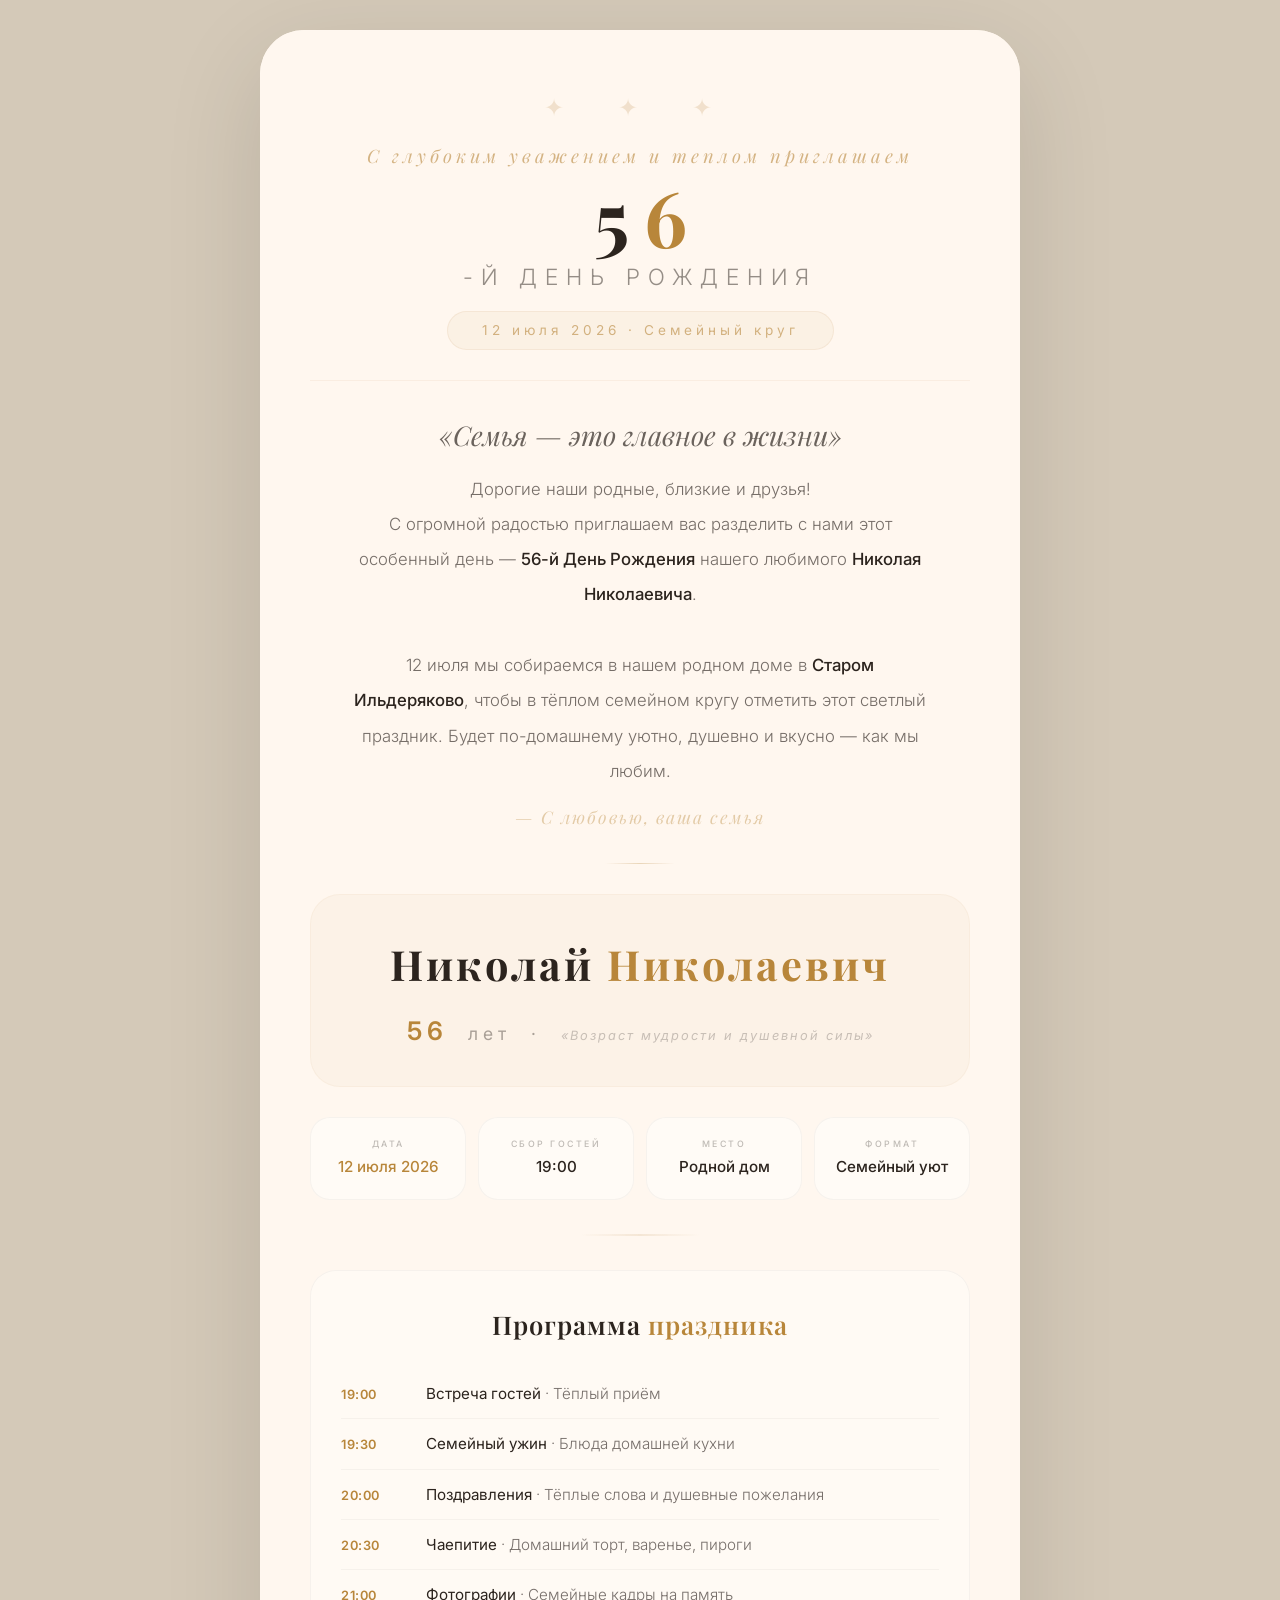
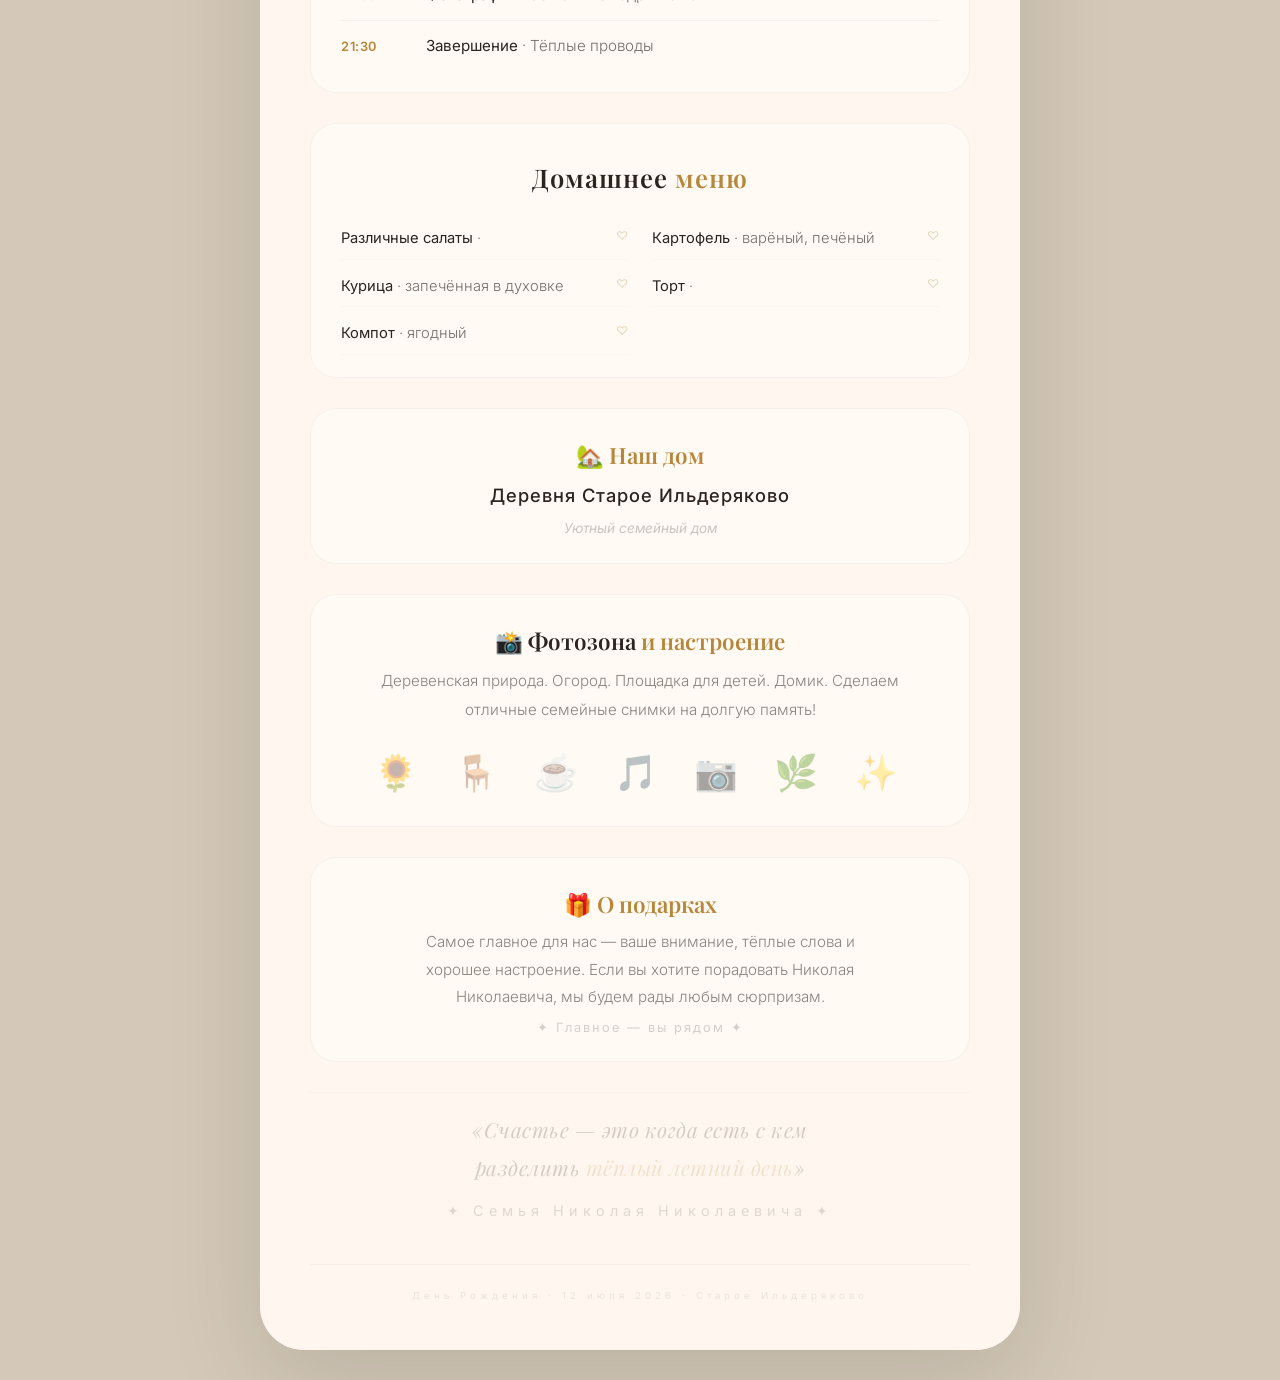
<file: сайт/index.html>
<!DOCTYPE html>
<html lang="ru">
<head>
    <meta charset="UTF-8" />
    <meta name="viewport" content="width=device-width, initial-scale=1.0"/>
    <title>Приглашение на 56-летие · Николай Николаевич</title>
    <link href="https://fonts.googleapis.com/css2?family=Playfair+Display:ital,wght@0,400;0,600;0,700;1,400;1,500&family=Inter:wght@300;400;500;600;700&display=swap" rel="stylesheet"/>
    <style>
        * {
            margin: 0;
            padding: 0;
            box-sizing: border-box;
        }

        body {
            font-family: 'Inter', sans-serif;
            background: #d4c9b8;
            color: #2c241e;
            line-height: 1.8;
            display: flex;
            justify-content: center;
            padding: 30px 16px;
            min-height: 100vh;
        }

        .container {
            max-width: 760px;
            width: 100%;
            background: rgba(255, 248, 240, 0.92);
            backdrop-filter: blur(4px);
            border-radius: 44px;
            padding: 0;
            box-shadow: 0 30px 100px rgba(0, 0, 0, 0.12);
            overflow: hidden;
            position: relative;
        }

        /* Фоновая картинка */
        .container::before {
            content: '';
            position: absolute;
            inset: 0;
            background: url('https://images.unsplash.com/photo-1580587771525-78b9dba3b914?w=800&h=600&fit=crop&crop=center') center/cover no-repeat;
            z-index: 0;
            opacity: 0.25;
            pointer-events: none;
        }

        .content {
            position: relative;
            z-index: 1;
            padding: 56px 50px 46px;
            background: rgba(255, 248, 240, 0.88);
            backdrop-filter: blur(2px);
        }

        .gold { color: #b8863a; }
        .gold-light { color: #c9973e; }
        .muted { color: rgba(44, 36, 30, 0.5); }
        .text-center { text-align: center; }
        .relative { position: relative; z-index: 1; }

        .divider {
            width: 70px;
            height: 1px;
            background: linear-gradient(90deg, transparent, rgba(184, 134, 58, 0.3), transparent);
            margin: 30px auto;
        }

        .divider-thick {
            width: 120px;
            height: 2px;
            background: linear-gradient(90deg, transparent, rgba(184, 134, 58, 0.15), transparent);
            margin: 34px auto;
        }

        /* ===== ШАПКА ===== */
        .header {
            text-align: center;
            position: relative;
            z-index: 1;
            padding-bottom: 30px;
            border-bottom: 1px solid rgba(184, 134, 58, 0.08);
            margin-bottom: 30px;
        }

        .header .ornament {
            font-size: 1.5rem;
            letter-spacing: 24px;
            color: rgba(184, 134, 58, 0.2);
            margin-bottom: 10px;
        }

        .header .pre-title {
            font-family: 'Playfair Display', serif;
            font-style: italic;
            font-size: 1.15rem;
            color: rgba(184, 134, 58, 0.6);
            letter-spacing: 4px;
        }

        .header h1 {
            font-family: 'Playfair Display', serif;
            font-weight: 700;
            font-size: 4.8rem;
            color: #2c241e;
            line-height: 1.05;
            letter-spacing: -1px;
            margin: 4px 0 0;
        }

        .header h1 span { color: #b8863a; }

        .header .sub-title {
            font-size: 1.4rem;
            font-weight: 300;
            color: rgba(44, 36, 30, 0.5);
            letter-spacing: 8px;
            text-transform: uppercase;
        }

        .header .age-badge {
            display: inline-block;
            margin-top: 14px;
            background: rgba(184, 134, 58, 0.06);
            border: 1px solid rgba(184, 134, 58, 0.1);
            border-radius: 60px;
            padding: 6px 34px;
            font-size: 0.85rem;
            color: rgba(184, 134, 58, 0.6);
            letter-spacing: 4px;
        }

        /* ===== ПРИВЕТСТВИЕ ===== */
        .greeting-block {
            position: relative;
            z-index: 1;
            text-align: center;
            margin-bottom: 22px;
        }

        .greeting-block .salute {
            font-family: 'Playfair Display', serif;
            font-style: italic;
            font-size: 1.7rem;
            color: rgba(44, 36, 30, 0.7);
        }

        .greeting-block p {
            font-size: 1.05rem;
            font-weight: 300;
            color: rgba(44, 36, 30, 0.65);
            line-height: 2.1;
            max-width: 580px;
            margin: 12px auto 0;
        }

        .greeting-block p strong {
            color: #2c241e;
            font-weight: 500;
        }

        .greeting-block .signature {
            font-family: 'Playfair Display', serif;
            font-style: italic;
            margin-top: 12px;
            font-size: 1.1rem;
            color: rgba(184, 134, 58, 0.4);
            letter-spacing: 2px;
        }

        /* ===== БЛОК С ИМЕНЕМ ===== */
        .name-block {
            position: relative;
            z-index: 1;
            background: rgba(184, 134, 58, 0.04);
            border-radius: 30px;
            padding: 32px 24px;
            border: 1px solid rgba(184, 134, 58, 0.06);
            margin: 18px 0 30px;
            text-align: center;
        }

        .name-block .full-name {
            font-family: 'Playfair Display', serif;
            font-weight: 700;
            font-size: 2.6rem;
            color: #2c241e;
            letter-spacing: 3px;
        }

        .name-block .full-name span { color: #b8863a; }

        .name-block .age-line {
            font-size: 1.1rem;
            color: rgba(44, 36, 30, 0.4);
            letter-spacing: 5px;
            margin-top: 6px;
        }

        .name-block .age-line strong {
            color: #b8863a;
            font-weight: 600;
            font-size: 1.6rem;
        }

        .name-block .age-line .note {
            font-size: 0.8rem;
            color: rgba(44, 36, 30, 0.25);
            letter-spacing: 2px;
            font-style: italic;
        }

        /* ===== ДЕТАЛИ ===== */
        .details-grid {
            display: grid;
            grid-template-columns: 1fr 1fr 1fr 1fr;
            gap: 12px;
            margin-bottom: 30px;
            position: relative;
            z-index: 1;
        }

        .detail-card {
            background: rgba(255, 255, 255, 0.4);
            border-radius: 20px;
            padding: 18px 8px;
            text-align: center;
            border: 1px solid rgba(44, 36, 30, 0.04);
            transition: border-color 0.3s ease;
        }

        .detail-card:hover {
            border-color: rgba(184, 134, 58, 0.15);
        }

        .detail-card .icon { font-size: 2rem; margin-bottom: 4px; }
        .detail-card .label {
            font-size: 0.55rem;
            text-transform: uppercase;
            letter-spacing: 2.5px;
            color: rgba(44, 36, 30, 0.3);
            font-weight: 500;
        }
        .detail-card .value {
            font-size: 0.95rem;
            font-weight: 500;
            color: #2c241e;
            margin-top: 2px;
        }
        .detail-card .value.gold { color: #b8863a; }

        /* ===== ПРОГРАММА ===== */
        .program-block {
            position: relative;
            z-index: 1;
            background: rgba(255, 255, 255, 0.3);
            border-radius: 26px;
            padding: 30px 30px 22px;
            border: 1px solid rgba(44, 36, 30, 0.04);
            margin-bottom: 30px;
        }

        .program-block h3 {
            font-family: 'Playfair Display', serif;
            font-weight: 600;
            font-size: 1.6rem;
            color: #2c241e;
            text-align: center;
            margin-bottom: 22px;
            letter-spacing: 1px;
        }

        .program-block h3 span { color: #b8863a; }

        .program-item {
            display: flex;
            align-items: baseline;
            padding: 11px 0;
            border-bottom: 1px solid rgba(44, 36, 30, 0.04);
        }

        .program-item:last-child { border-bottom: none; }

        .program-item .time {
            font-size: 0.8rem;
            font-weight: 600;
            color: #b8863a;
            width: 85px;
            flex-shrink: 0;
            letter-spacing: 0.5px;
        }

        .program-item .desc {
            font-size: 0.95rem;
            font-weight: 300;
            color: rgba(44, 36, 30, 0.65);
        }

        .program-item .desc strong { color: #2c241e; font-weight: 400; }

        /* ===== МЕНЮ ===== */
        .menu-block {
            position: relative;
            z-index: 1;
            background: rgba(255, 255, 255, 0.3);
            border-radius: 26px;
            padding: 30px 30px 22px;
            border: 1px solid rgba(44, 36, 30, 0.04);
            margin-bottom: 30px;
        }

        .menu-block h3 {
            font-family: 'Playfair Display', serif;
            font-weight: 600;
            font-size: 1.6rem;
            color: #2c241e;
            text-align: center;
            margin-bottom: 18px;
            letter-spacing: 1px;
        }

        .menu-block h3 span { color: #b8863a; }

        .menu-grid {
            display: grid;
            grid-template-columns: 1fr 1fr;
            gap: 6px 24px;
        }

        .menu-item {
            display: flex;
            justify-content: space-between;
            padding: 7px 0;
            border-bottom: 1px dotted rgba(44, 36, 30, 0.04);
            font-size: 0.92rem;
        }

        .menu-item .dish { color: rgba(44, 36, 30, 0.65); font-weight: 300; }
        .menu-item .dish strong { color: #2c241e; font-weight: 400; }
        .menu-item .note { color: rgba(184, 134, 58, 0.3); font-size: 0.75rem; }

        /* ===== ЛОКАЦИЯ ===== */
        .location-block {
            position: relative;
            z-index: 1;
            background: rgba(255, 255, 255, 0.3);
            border-radius: 26px;
            padding: 26px 30px 22px;
            border: 1px solid rgba(44, 36, 30, 0.04);
            margin-bottom: 30px;
            text-align: center;
        }

        .location-block h3 {
            font-family: 'Playfair Display', serif;
            font-weight: 600;
            font-size: 1.4rem;
            color: #2c241e;
            margin-bottom: 4px;
        }

        .location-block h3 span { color: #b8863a; }

        .location-block .address {
            font-size: 1.15rem;
            color: rgba(44, 36, 30, 0.55);
            font-weight: 300;
            letter-spacing: 1px;
        }

        .location-block .address strong {
            color: #2c241e;
            font-weight: 500;
        }

        .location-block .address-sub {
            font-size: 0.85rem;
            color: rgba(44, 36, 30, 0.25);
            margin-top: 4px;
            font-style: italic;
        }

        /* ===== ФОТОЗОНА ===== */
        .atmosphere-block {
            position: relative;
            z-index: 1;
            background: rgba(255, 255, 255, 0.3);
            border-radius: 26px;
            padding: 26px 30px 22px;
            border: 1px solid rgba(44, 36, 30, 0.04);
            margin-bottom: 30px;
            text-align: center;
        }

        .atmosphere-block h3 {
            font-family: 'Playfair Display', serif;
            font-weight: 600;
            font-size: 1.4rem;
            color: #2c241e;
            margin-bottom: 4px;
        }

        .atmosphere-block h3 span { color: #b8863a; }

        .atmosphere-block p {
            font-size: 0.95rem;
            font-weight: 300;
            color: rgba(44, 36, 30, 0.55);
            max-width: 520px;
            margin: 6px auto 0;
            line-height: 1.9;
        }

        .atmosphere-icons {
            display: flex;
            justify-content: center;
            gap: 28px;
            margin-top: 16px;
            font-size: 2.2rem;
            letter-spacing: 8px;
        }

        .atmosphere-icons span {
            opacity: 0.4;
            transition: opacity 0.3s ease;
        }

        .atmosphere-icons span:hover { opacity: 0.8; }

        /* ===== ПОДАРКИ ===== */
        .gift-block {
            position: relative;
            z-index: 1;
            background: rgba(255, 255, 255, 0.3);
            border-radius: 26px;
            padding: 26px 30px 22px;
            border: 1px solid rgba(44, 36, 30, 0.04);
            margin-bottom: 30px;
            text-align: center;
        }

        .gift-block h3 {
            font-family: 'Playfair Display', serif;
            font-weight: 600;
            font-size: 1.4rem;
            color: #2c241e;
            margin-bottom: 4px;
        }

        .gift-block h3 span { color: #b8863a; }

        .gift-block p {
            font-size: 0.95rem;
            font-weight: 300;
            color: rgba(44, 36, 30, 0.55);
            max-width: 480px;
            margin: 4px auto 0;
            line-height: 1.8;
        }

        .gift-block .gift-hint {
            font-size: 0.8rem;
            color: rgba(44, 36, 30, 0.2);
            margin-top: 6px;
            letter-spacing: 2px;
        }

        /* ===== ЦИТАТА ===== */
        .wishes-block {
            position: relative;
            z-index: 1;
            text-align: center;
            padding: 18px 0 10px;
            border-top: 1px solid rgba(184, 134, 58, 0.06);
            margin-top: 6px;
        }

        .wishes-block .quote {
            font-family: 'Playfair Display', serif;
            font-style: italic;
            font-size: 1.3rem;
            color: rgba(44, 36, 30, 0.2);
            line-height: 1.8;
            letter-spacing: 0.5px;
        }

        .wishes-block .quote span { color: rgba(184, 134, 58, 0.2); }

        .wishes-block .family-sign {
            margin-top: 12px;
            font-size: 0.9rem;
            color: rgba(44, 36, 30, 0.15);
            letter-spacing: 5px;
        }

        /* ===== ФУТЕР ===== */
        .footer {
            position: relative;
            z-index: 1;
            text-align: center;
            margin-top: 30px;
            padding-top: 22px;
            border-top: 1px solid rgba(44, 36, 30, 0.04);
        }

        .footer .copy {
            font-size: 0.6rem;
            color: rgba(44, 36, 30, 0.1);
            letter-spacing: 4px;
        }

        /* ===== АДАПТИВ ===== */
        @media (max-width: 640px) {
            .content {
                padding: 28px 18px 24px;
                border-radius: 28px;
            }

            .header h1 { font-size: 3.2rem; }
            .header .sub-title { font-size: 0.95rem; letter-spacing: 4px; }

            .details-grid {
                grid-template-columns: 1fr 1fr;
                gap: 8px;
            }

            .name-block .full-name { font-size: 1.9rem; }

            .program-block { padding: 20px 16px 14px; }
            .program-item { flex-direction: column; padding: 10px 0; }
            .program-item .time { width: 100%; margin-bottom: 2px; }

            .menu-grid { grid-template-columns: 1fr; }

            .menu-block { padding: 20px 16px 16px; }
            .location-block { padding: 20px 16px 16px; }
            .atmosphere-block { padding: 20px 16px 16px; }
            .gift-block { padding: 20px 16px 16px; }

            .greeting-block p { font-size: 0.95rem; }
            .atmosphere-icons { gap: 14px; font-size: 1.8rem; }
            .wishes-block .quote { font-size: 1.05rem; }
            .header .pre-title { font-size: 0.95rem; }
        }

        @media (max-width: 400px) {
            .details-grid { grid-template-columns: 1fr; }
            .header h1 { font-size: 2.6rem; }
            .name-block .full-name { font-size: 1.5rem; }
        }
    </style>
</head>
<body>

    <div class="container">
        <div class="content">

            <!-- ========== ШАПКА ========== -->
            <div class="header">
                <div class="ornament">✦ ✦ ✦</div>
                <div class="pre-title">С глубоким уважением и теплом приглашаем</div>
                <h1>5 <span>6</span></h1>
                <div class="sub-title">-й День Рождения</div>
                <div class="age-badge">12 июля 2026 · Семейный круг</div>
            </div>

            <!-- ========== ПРИВЕТСТВИЕ ========== -->
            <div class="greeting-block relative">
                <div class="salute">«Семья — это главное в жизни»</div>
                <p>
                    Дорогие наши родные, близкие и друзья!<br />
                    С огромной радостью приглашаем вас разделить с нами этот особенный день —
                    <strong>56-й День Рождения</strong> нашего любимого <strong>Николая Николаевича</strong>.
                    <br /><br />
                    12 июля мы собираемся в нашем родном доме в <strong>Старом Ильдеряково</strong>,
                    чтобы в тёплом семейном кругу отметить этот светлый праздник.
                    Будет по-домашнему уютно, душевно и вкусно — как мы любим.
                </p>
                <div class="signature">— С любовью, ваша семья</div>
            </div>

            <div class="divider"></div>

            <!-- ========== ИМЯ + ВОЗРАСТ ========== -->
            <div class="name-block relative">
                <div class="full-name">Николай <span>Николаевич</span></div>
                <div class="age-line">
                    <strong>56</strong> &nbsp;лет &nbsp;·&nbsp; <span class="note">«Возраст мудрости и душевной силы»</span>
                </div>
            </div>

            <!-- ========== ДЕТАЛИ ========== -->
            <div class="details-grid">
                <div class="detail-card">
                    <div class="label">Дата</div>
                    <div class="value gold">12 июля 2026</div>
                </div>
                <div class="detail-card">
                    <div class="label">Сбор гостей</div>
                    <div class="value">19:00</div>
                </div>
                <div class="detail-card">
                    <div class="label">Место</div>
                    <div class="value">Родной дом</div>
                </div>
                <div class="detail-card">
                    <div class="label">Формат</div>
                    <div class="value">Семейный уют</div>
                </div>
            </div>

            <div class="divider-thick"></div>

            <!-- ========== ПРОГРАММА ========== -->
            <div class="program-block relative">
                <h3>Программа <span>праздника</span></h3>

                <div class="program-item">
                    <span class="time">19:00</span>
                    <span class="desc"><strong>Встреча гостей</strong> · Тёплый приём</span>
                </div>
                <div class="program-item">
                    <span class="time">19:30</span>
                    <span class="desc"><strong>Семейный ужин</strong> · Блюда домашней кухни</span>
                </div>
                <div class="program-item">
                    <span class="time">20:00</span>
                    <span class="desc"><strong>Поздравления</strong> · Тёплые слова и душевные пожелания</span>
                </div>
                <div class="program-item">
                    <span class="time">20:30</span>
                    <span class="desc"><strong>Чаепитие</strong> · Домашний торт, варенье, пироги</span>
                </div>
                <div class="program-item">
                    <span class="time">21:00</span>
                    <span class="desc"><strong>Фотографии</strong> · Семейные кадры на память</span>
                </div>
                <div class="program-item">
                    <span class="time">21:30</span>
                    <span class="desc"><strong>Завершение</strong> · Тёплые проводы</span>
                </div>
            </div>

            <!-- ========== МЕНЮ ========== -->
            <div class="menu-block relative">
                <h3>Домашнее <span>меню</span></h3>
                <div class="menu-grid">
                    <div class="menu-item">
                        <span class="dish"><strong>Различные салаты</strong> · </span>
                        <span class="note">♡</span>
                    </div>

                    <div class="menu-item">
                        <span class="dish"><strong>Картофель</strong> · варёный, печёный</span>
                        <span class="note">♡</span>
                    </div>
                    <div class="menu-item">
                        <span class="dish"><strong>Курица</strong> · запечённая в духовке</span>
                        <span class="note">♡</span>
                    </div>

                    <div class="menu-item">
                        <span class="dish"><strong>Торт </strong> · </span>
                        <span class="note">♡</span>
                    </div>

                    <div class="menu-item">
                        <span class="dish"><strong>Компот</strong> · ягодный</span>
                        <span class="note">♡</span>
                    </div>
                </div>
            </div>

            <!-- ========== ЛОКАЦИЯ ========== -->
            <div class="location-block relative">
                <h3>🏡 <span>Наш дом</span></h3>
                <div class="address">
                    <strong>Деревня Старое Ильдеряково</strong>
                </div>
                <div class="address-sub">
                    Уютный семейный дом 
                </div>
            </div>

            <!-- ========== ФОТОЗОНА ========== -->
            <div class="atmosphere-block relative">
                <h3>📸 Фотозона <span>и настроение</span></h3>
                <p>
                    Деревенская природа. Огород. Площадка для детей. Домик. Сделаем отличные семейные
                    снимки на долгую память!
                </p>
                <div class="atmosphere-icons">
                    <span>🌻</span>
                    <span>🪑</span>
                    <span>☕</span>
                    <span>🎵</span>
                    <span>📷</span>
                    <span>🌿</span>
                    <span>✨</span>
                </div>
            </div>

            <!-- ========== ПОДАРКИ ========== -->
            <div class="gift-block relative">
                <h3>🎁 <span>О подарках</span></h3>
                <p>
                    Самое главное для нас — ваше внимание, тёплые слова и хорошее настроение.
                    Если вы хотите порадовать Николая Николаевича, мы будем рады любым
                     сюрпризам.
                </p>
                <div class="gift-hint">
                    ✦ Главное — вы рядом ✦
                </div>
            </div>

            <!-- ========== ЦИТАТА ========== -->
            <div class="wishes-block relative">
                <div class="quote">
                    «Счастье — это когда есть с кем<br />
                    разделить <span>тёплый летний день</span>»
                </div>
                <div class="family-sign">
                    ✦ Семья Николая Николаевича ✦
                </div>
            </div>

            <!-- ========== ФУТЕР ========== -->
            <div class="footer">
                <div class="copy">
                    День Рождения · 12 июля 2026 · Старое Ильдеряково
                </div>
            </div>

        </div>
    </div>

</body>
</html>
</file>
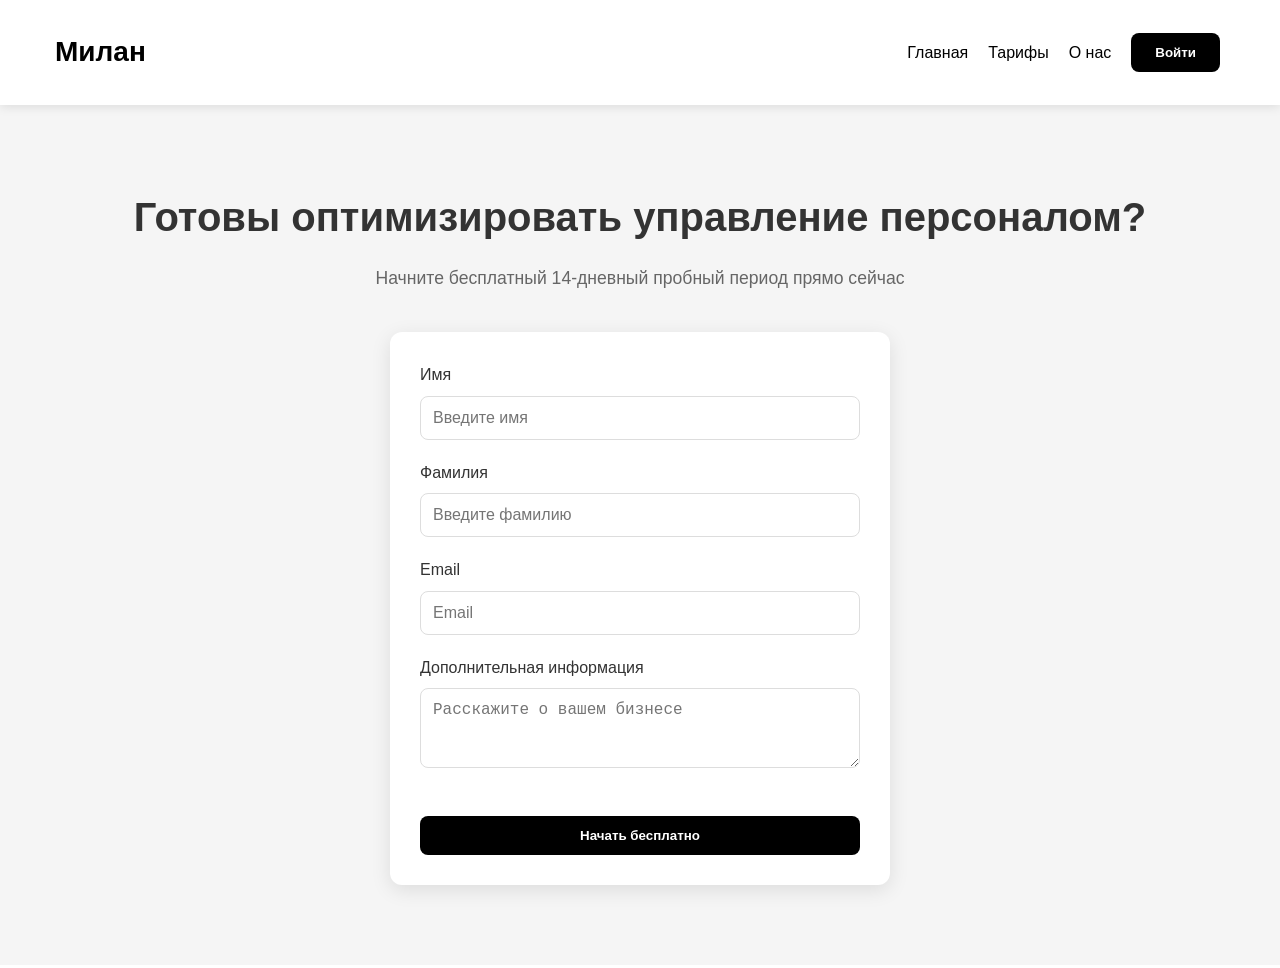
<file: сайт/contact.html>
<!DOCTYPE html>
<html lang="ru">
<head>
    <meta charset="UTF-8">
    <meta name="viewport" content="width=device-width, initial-scale=1.0">
    <title>Контакты — Милан</title>
    <link rel="stylesheet" href="style.css">
    <link rel="stylesheet" href="https://cdnjs.cloudflare.com/ajax/libs/font-awesome/6.0.0/css/all.min.css">
</head>
<body>
    <header class="header">
        <div class="container header-content">
            <div class="logo">Милан</div>
            <nav class="nav">
                <a href="index.html">Главная</a>
                <a href="tariffs.html">Тарифы</a>
                <a href="about.html">О нас</a>
                <button class="btn btn-primary">Войти</button>
            </nav>
        </div>
    </header>

    <section class="cta">
        <div class="container cta-content">
            <h2>Готовы оптимизировать управление персоналом?</h2>
            <p>Начните бесплатный 14-дневный пробный период прямо сейчас</p>
            <form class="cta-form" action="#" method="POST">
                <div class="form-group">
                    <label for="name">Имя</label>
                    <input type="text" id="name" name="name" placeholder="Введите имя" required>
                </div>
                <div class="form-group">
                    <label for="surname">Фамилия</label>
                    <input type="text" id="surname" name="surname" placeholder="Введите фамилию" required>
                </div>
                <div class="form-group">
                    <label for="email">Email</label>
                    <input type="email" id="email" name="email" placeholder="Email" required>
                </div>
                <div class="form-group">
                    <label for="info">Дополнительная информация</label>
                    <textarea id="info" name="info" rows="3" placeholder="Расскажите о вашем бизнесе"></textarea>
                </div>
                <button type="submit" class="btn btn-primary">Начать бесплатно</button>
            </form>
        </div>
    </section>
</body>
</html>
</file>
<file: сайт/style.css>
* {
  margin: 0;
  padding: 0;
  box-sizing: border-box;
}

body {
  font-family: -apple-system, BlinkMacSystemFont, 'Segoe UI', Roboto, sans-serif;
  line-height: 1.6;
  color: #333;
  background: #fff;
}

.container {
  max-width: 1200px;
  margin: 0 auto;
  padding: 0 20px;
}

/* === Кнопки === */
.btn {
  display: inline-block;
  padding: 12px 24px;
  border: none;
  border-radius: 8px;
  background: #000;
  color: #fff;
  font-weight: 600;
  text-decoration: none;
  cursor: pointer;
  text-align: center;
}

.btn-secondary {
  padding: 0.8rem 2rem;
}

.btn-outline {
  background: #fff;
  color: #000;
  border: 2px solid #000;
}


.btn:hover {
  background-color: #4e4e4e;
  color: #fff;
}

.btn-secondary:hover {
  background: #fff;
  color: #000;
}

.btn-outline:hover {
  background: #000;
  color: #fff;
}

/*  Навигация  */
.header {
  background: #fff;
  box-shadow: 0 2px 10px rgba(0, 0, 0, 0.1);
  position: sticky;
  top: 0;
  z-index: 100;
}

.header-content {
  display: flex;
  justify-content: space-between;
  align-items: center;
  padding: 15px 0;
}

.logo {
  font-size: 28px;
  font-weight: bold;
  color: #000;
  padding: 15px 15px;
}

.nav {
  display: flex;
  gap: 20px;
  align-items: center;
}

.nav a {
  text-decoration: none;
  color: #000;
  font-weight: 500;
  transition: color 0.3s;
}

.nav a:hover {
  color: #555;
}

/* === Hero === */
.hero {
  padding: 50px 0;
  background: #f9f9f9;
}

.hero-content h1 {
  font-size: 2.5rem;
  margin-bottom: 30px;
  text-align: center;
}

.hero-image {
  position: relative;
  border-radius: 16px;
  overflow: hidden;
  box-shadow: 0 10px 30px rgba(0, 0, 0, 0.1);
}

.hero-image img {
  width: 100%;
  display: block;
}

.hero-text {
  position: absolute;
  inset: 0;
  display: flex;
  flex-direction: column;
  justify-content: center;
  align-items: center;
  text-align: center;
  color: white;
  padding: 0 20px;
  z-index: 2;
}

.hero-text p {
  font-size: clamp(1.2rem, 4vw, 2.2rem);
  margin-bottom: 24px;
  line-height: 1.3;
  font-weight: 600;
}

.hero-text .btn {
  z-index: 3;
}

/* === О нас === */
.about {
  padding: 80px 0;
}

h2 {
  font-size: 2.5rem;
  text-align: center;
  margin-bottom: 40px;
}

.about-content h2 {
  margin-bottom: 40px;
}

.about-flex {
  display: flex;
  gap: 40px;
  align-items: center;
}

.about-text {
  flex: 1;
  font-size: 1.1rem;
  line-height: 1.7;
}

.about-text p {
  margin-bottom: 20px;
}

.about-image {
  flex: 1;
  border-radius: 16px;
  overflow: hidden;
  box-shadow: 0 10px 30px rgba(0, 0, 0, 0.1);
}

.about-image img {
  width: 100%;
  display: block;
}
/* === Отзывы === */
.testimonials-grid {
  display: grid;
  grid-template-columns: repeat(auto-fit, minmax(300px, 1fr));
  gap: 30px;
}

.testimonial-card {
  background: #fff;
  padding: 30px;
  border-radius: 12px;
  box-shadow: 0 5px 15px rgba(0, 0, 0, 0.05);
}

.stars {
  color: #ffd700;
  margin-bottom: 15px;
  font-size: 1.2rem;
}

.stars i {
  margin-right: 3px;
}

.testimonial-card p {
  margin-bottom: 20px;
  font-style: italic;
}

.author {
  display: flex;
  align-items: center;
  gap: 15px;
}

.author img {
  width: 50px;
  height: 50px;
  border-radius: 50%;
  object-fit: cover;
}

.author strong {
  display: block;
  font-weight: 600;
}

.author span {
  font-size: 0.9rem;
  color: #777;
}


/* === Отзывы === */
.testimonials-grid {
  display: grid;
  grid-template-columns: repeat(auto-fit, minmax(300px, 1fr));
  gap: 30px;
}

.testimonial-card {
  background: #fff;
  padding: 30px;
  border-radius: 12px;
  box-shadow: 0 5px 15px rgba(0, 0, 0, 0.05);
}

.stars {
  color: #ffd700;
  margin-bottom: 15px;
  font-size: 1.2rem;
}

.stars i {
  margin-right: 3px;
}

.testimonial-card p {
  margin-bottom: 20px;
  font-style: italic;
}

.author {
  display: flex;
  align-items: center;
  gap: 15px;
}

.author img {
  width: 50px;
  height: 50px;
  border-radius: 50%;
  object-fit: cover;
}
.testimonials {
  padding: 120px 0; 
  background-color: #fafafa; 
}

.testimonials-content h2 {
  font-size: 2.5rem;
  text-align: center;
  margin-bottom: 50px; }
.author strong {
  display: block;
  font-weight: 600;
}

.author span {
  font-size: 0.9rem;
  color: #777;
}
/* === Футер === */
.footer {
  background: #666;
  color: #fff;
  padding: 40px 0;
}

.footer-content {
  display: flex;
  flex-wrap: wrap;
  gap: 40px;
}

.footer-links {
  display: flex;
  gap: 40px;
  flex: 1;
}

.footer-column h4 {
  margin-bottom: 20px;
  font-size: 1.2rem;
}

.footer-column ul {
  list-style: none;
}

.footer-column li {
  margin: 10px 0;
}

.footer-column a {
  color: #ddd;
  text-decoration: none;
  transition: color 0.3s;
}

.footer-column a:hover {
  color: #fff;
}
.footer-column {
  padding-left: 20px; 
}

.footer-column {
  flex: 1;
  min-width: 200px; 
  padding-left: 24px;
}
/* === CTA === */
.cta {
  padding: 80px 0;
  background: #f5f5f5;
}

.cta-content h2 {
  font-size: 2.5rem;
  text-align: center;
  margin-bottom: 15px;
}

.cta-content p {
  font-size: 1.1rem;
  margin-bottom: 40px;
  color: #666;
  text-align: center;
}

.cta-form {
  max-width: 500px;
  margin: 0 auto;
  background: #fff;
  padding: 30px;
  border-radius: 12px;
  box-shadow: 0 5px 20px rgba(0, 0, 0, 0.1);
}

.form-group {
  margin-bottom: 20px;
  text-align: left;
}

.form-group label {
  display: block;
  margin-bottom: 8px;
  font-weight: 500;
}

.form-group :is(input, textarea) {
  width: 100%;
  padding: 12px;
  border: 1px solid #ddd;
  border-radius: 8px;
  font-size: 1rem;
  transition: border-color 0.3s;
}

.form-group :is(input, textarea):focus {
  outline: none;
  border-color: #000;
}

.cta-form button {
  width: 100%;
  margin-top: 20px;
}


@media (min-width: 1199px) {
  .nav .btn-primary {
    margin-right: 20px;
  }
}

@media (max-width: 1199px) {
  .container {
    max-width: 1000px;
    padding: 0 15px;
  }

  .hero-content h1 {
    font-size: 2.2rem;
  }

  .about-flex {
    gap: 30px;
  }

  .cta-form {
    max-width: 450px;
  }
}

@media (max-width: 991px) {
  .container {
    max-width: 800px;
  }

  .header-content {
    flex-direction: column;
    gap: 15px;
  }

  .nav {
    justify-content: center;
    flex-wrap: wrap;
    gap: 10px;
  }

  .hero-content h1 {
    font-size: 2rem;
  }

  .about-flex {
    flex-direction: column;
    gap: 20px;
  }

  .cta-content h2 {
    font-size: 2rem;
  }

  .cta-form {
    max-width: 400px;
    padding: 25px;
  }
}

@media (max-width: 768px) {
  .container {
    max-width: 600px;
    padding: 10px 10px;
  }

  .logo {
    font-size: 24px;
  }

  .nav a {
    font-size: 0.95rem;
  }

  .hero-content h1 {
    font-size: 1.8rem;
  }

  .hero-text p {
    font-size: 1.4rem;
  }

  .cta-content h2 {
    font-size: 1.8rem;
  }

  .cta-form {
    max-width: 100%;
    padding: 20px;
  }

  .form-group input,
  .form-group textarea {
    padding: 10px;
    font-size: 0.95rem;
  }
}

@media (max-width: 576px) {
  .container {
    max-width: 480px;
  }

  .header-content {
    padding: 10px 0;
  }

  .nav {
    gap: 8px;
  }

  .hero-content h1 {
    font-size: 1.6rem;
    margin-bottom: 20px;
  }

  .hero-text p {
    font-size: 1.2rem;
    margin-bottom: 15px;
  }

  .cta-content h2 {
    font-size: 1.6rem;
  }

  .cta-content p {
    font-size: 1rem;
  }
}

@media (max-width: 460px) {
  .container {
    max-width: 400px;
  }

  .logo {
    font-size: 22px;
  }

  .hero-content h1 {
    font-size: 1.5rem;
  }

  .hero-text p {
    font-size: 1.1rem;
  }

  .cta-content h2 {
    font-size: 1.5rem;
  }

  .form-group label {
    font-size: 0.9rem;
  }

  .form-group input,
  .form-group textarea {
    font-size: 0.9rem;
  }
}

@media (max-width: 413px) {
  .container {
    max-width: 360px;
    padding: 0 8px;
  }

  .hero-content h1 {
    font-size: 1.4rem;
  }

  .hero-text p {
    font-size: 1rem;
    line-height: 1.4;
  }

  .cta-content h2 {
    font-size: 1.4rem;
  }

  .cta-content p {
    font-size: 0.95rem;
  }

  .btn {
    padding: 10px 16px;
    font-size: 0.9rem;
  }
}

@media (max-width: 374px) {
  .container {
    max-width: 320px;
    padding: 5px 5px;
  }

  .logo {
    font-size: 20px;
  }

  .nav a {
    font-size: 0.85rem;
    padding: 5px 8px;
  }

  .hero-content h1 {
    font-size: 1.3rem;
    margin-bottom: 15px;
  }

  .hero-text p {
    font-size: 0.95rem;
    margin-bottom: 10px;
  }

  .cta-content h2 {
    font-size: 1.3rem;
  }

  .cta-content p {
    font-size: 0.9rem;
  }

  .form-group input,
  .form-group textarea {
    padding: 8px;
    font-size: 0.85rem;
  }

  .btn {
    padding: 8px 12px;
    font-size: 0.85rem;
  }
}
@media (max-width: 991px) {
  .footer-content {
    flex-direction: column;
    align-items: flex-start;
  }

  .footer-links {
    flex-direction: column;
    gap: 20px;
  }

  .footer-column {
    min-width: unset;
    width: 100%;
    padding-left: 10px;
  }

  .footer-column:not(:first-child) {
    margin-top: 30px;
  }
}

@media (max-width: 576px) {
  .footer {
    padding: 30px 0;
  }

  .footer-column h4 {
    font-size: 1.1rem;
  }

  .footer-column li {
    margin: 8px 0;
  }

  .footer-column a {
    font-size: 0.95rem;
  }
}
</file>
